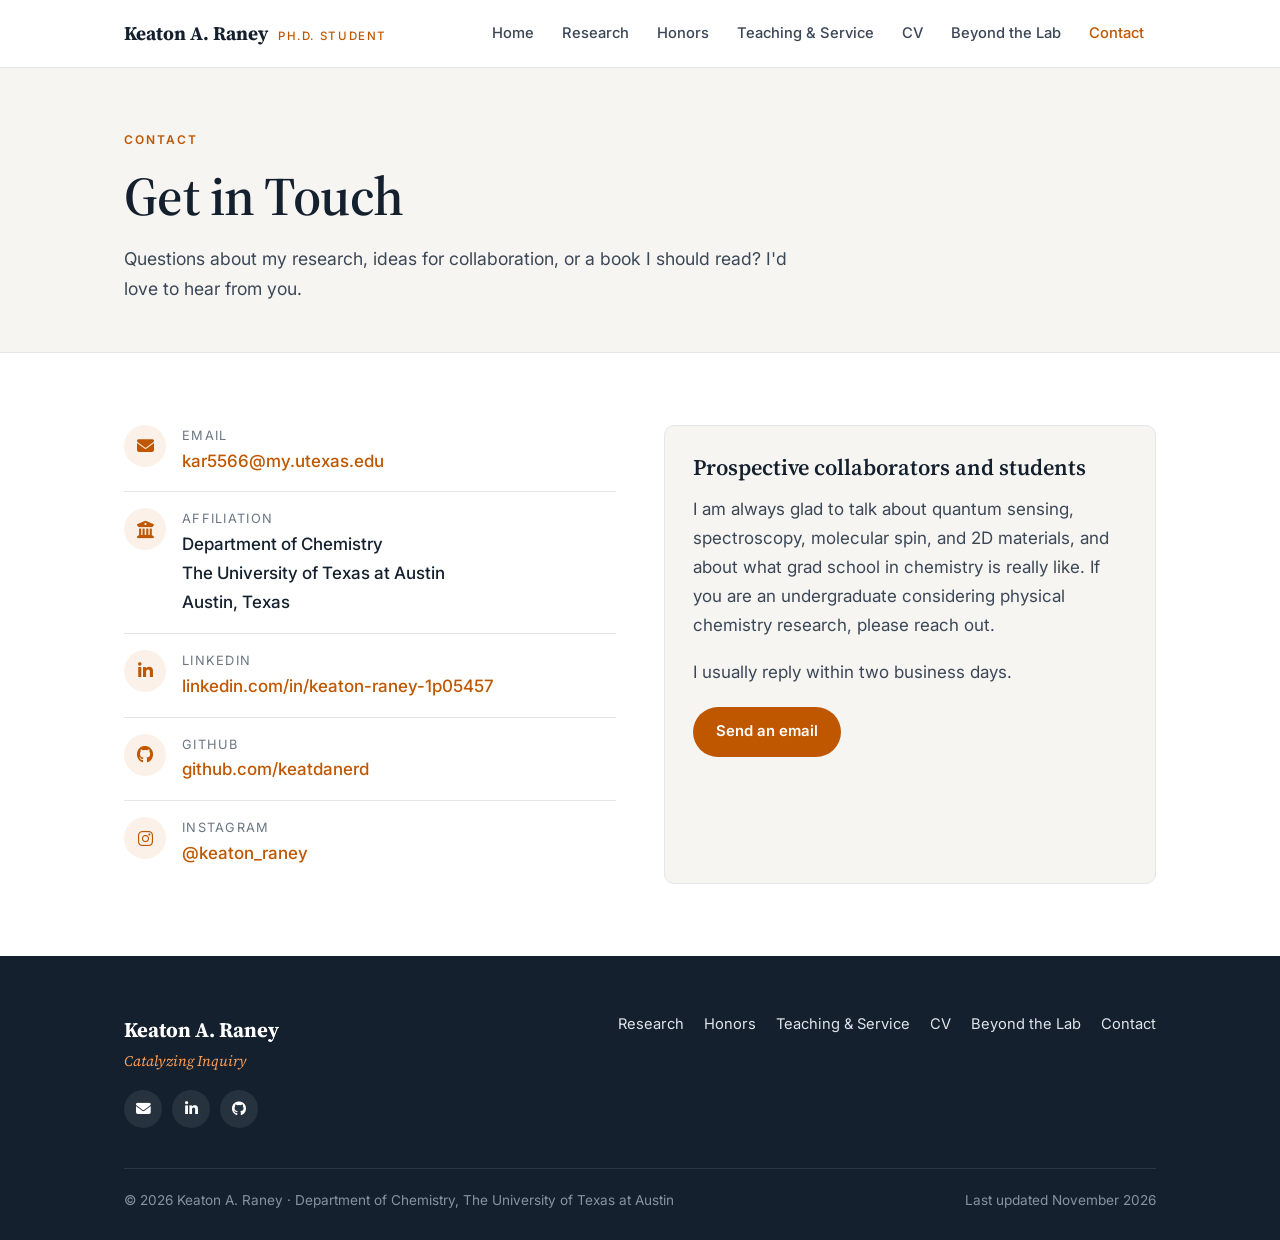
<file: contact.html>
<!DOCTYPE html>
<html lang="en" class="no-js">
<head>
  <meta charset="UTF-8">
  <meta name="viewport" content="width=device-width, initial-scale=1.0">
  <title>Contact | Keaton A. Raney</title>
  <meta name="description" content="Contact Keaton A. Raney, physical chemistry Ph.D. student at The University of Texas at Austin.">
  <meta name="author" content="Keaton A. Raney">
  <meta property="og:title" content="Contact | Keaton A. Raney">
  <meta property="og:description" content="Contact Keaton A. Raney, physical chemistry Ph.D. student at The University of Texas at Austin.">
  <meta property="og:type" content="website">
  <meta property="og:url" content="https://keatonraney.com/contact.html">
  <meta property="og:image" content="https://keatonraney.com/Images/GlassesHeadshot2.png">
  <link rel="canonical" href="https://keatonraney.com/contact.html">
  <link rel="icon" href="favicon.svg" type="image/svg+xml">
  <link rel="preconnect" href="https://fonts.googleapis.com">
  <link rel="preconnect" href="https://fonts.gstatic.com" crossorigin>
  <link rel="stylesheet" href="https://fonts.googleapis.com/css2?family=Inter:wght@400;500;600;700&family=Source+Serif+4:ital,opsz,wght@0,8..60,400;0,8..60,600;0,8..60,700;1,8..60,400;1,8..60,600&display=swap">
  <link rel="stylesheet" href="https://cdnjs.cloudflare.com/ajax/libs/font-awesome/6.4.0/css/all.min.css">
  <link rel="stylesheet" href="assets/css/site.css">
</head>
<body>
  <a class="skip-link" href="#main">Skip to content</a>

  <nav class="site-nav" aria-label="Main">
    <div class="container">
      <a class="brand" href="index.html">Keaton A. Raney <small>Ph.D. Student</small></a>
      <button class="nav-toggle" type="button" aria-label="Open menu" aria-expanded="false" aria-controls="nav-links"><i class="fa-solid fa-bars"></i></button>
      <ul class="nav-links" id="nav-links">
        <li><a href="index.html">Home</a></li>
        <li><a href="research.html">Research</a></li>
        <li><a href="honors.html">Honors</a></li>
        <li><a href="teaching.html">Teaching &amp; Service</a></li>
        <li><a href="cv.html">CV</a></li>
        <li><a href="beyond.html">Beyond the Lab</a></li>
        <li><a href="contact.html" aria-current="page">Contact</a></li>
      </ul>
    </div>
  </nav>

  <main id="main">

  <header class="page-header">
    <div class="container">
      <span class="eyebrow">Contact</span>
      <h1>Get in Touch</h1>
      <p>Questions about my research, ideas for collaboration, or a book I should read? I'd love to hear from you.</p>
    </div>
  </header>

    <section>
      <div class="container">
        <div class="contact-grid">
          <ul class="contact-list reveal">
            <li><span class="icon"><i class="fa-solid fa-envelope"></i></span>
              <div><p class="label">Email</p><p class="value"><a href="#" data-email="kar5566|my.utexas.edu" data-email-show>kar5566 [at] my [dot] utexas [dot] edu</a></p></div></li>
            <li><span class="icon"><i class="fa-solid fa-building-columns"></i></span>
              <div><p class="label">Affiliation</p><p class="value">Department of Chemistry<br>The University of Texas at Austin<br>Austin, Texas</p></div></li>
            <li><span class="icon"><i class="fa-brands fa-linkedin-in"></i></span>
              <div><p class="label">LinkedIn</p><p class="value"><a href="https://www.linkedin.com/in/keaton-raney-1p05457" target="_blank" rel="noopener noreferrer">linkedin.com/in/keaton-raney-1p05457</a></p></div></li>
            <li><span class="icon"><i class="fa-brands fa-github"></i></span>
              <div><p class="label">GitHub</p><p class="value"><a href="https://github.com/keatdanerd" target="_blank" rel="noopener noreferrer">github.com/keatdanerd</a></p></div></li>
            <li><span class="icon"><i class="fa-brands fa-instagram"></i></span>
              <div><p class="label">Instagram</p><p class="value"><a href="https://www.instagram.com/keaton_raney/" target="_blank" rel="noopener noreferrer">@keaton_raney</a></p></div></li>
            <!-- Add Google Scholar and ORCID here once you have profiles, e.g.
            <li><span class="icon"><i class="fa-brands fa-orcid"></i></span>
              <div><p class="label">ORCID</p><p class="value"><a href="https://orcid.org/0000-0000-0000-0000">0000-0000-0000-0000</a></p></div></li>
            -->
          </ul>
          <div class="callout reveal">
            <h2 style="font-size:1.4rem">Prospective collaborators and students</h2>
            <p>I am always glad to talk about quantum sensing, spectroscopy, molecular spin, and 2D materials, and about what grad school in chemistry is really like. If you are an undergraduate considering physical chemistry research, please reach out.</p>
            <p style="margin:0">I usually reply within two business days.</p>
            <div class="btn-row left" style="margin-top:20px">
              <a class="btn btn-primary" href="#" data-email="kar5566|my.utexas.edu">Send an email</a>
            </div>
          </div>
        </div>
      </div>
    </section>

  </main>

  <footer class="site-footer">
    <div class="container">
      <div class="footer-top">
        <div>
          <p class="footer-brand">Keaton A. Raney</p>
          <p>Catalyzing Inquiry</p>
          <div class="social">
            <a href="#" data-email="kar5566|my.utexas.edu" aria-label="Email"><i class="fa-solid fa-envelope"></i></a>
            <a href="https://www.linkedin.com/in/keaton-raney-1p05457" target="_blank" rel="noopener noreferrer" aria-label="LinkedIn"><i class="fa-brands fa-linkedin-in"></i></a>
            <a href="https://github.com/keatdanerd" target="_blank" rel="noopener noreferrer" aria-label="GitHub"><i class="fa-brands fa-github"></i></a>
          </div>
        </div>
        <ul class="footer-links">
          <li><a href="research.html">Research</a></li>
          <li><a href="honors.html">Honors</a></li>
          <li><a href="teaching.html">Teaching &amp; Service</a></li>
          <li><a href="cv.html">CV</a></li>
          <li><a href="beyond.html">Beyond the Lab</a></li>
          <li><a href="contact.html">Contact</a></li>
        </ul>
      </div>
      <div class="footer-bottom">
        <span>&copy; <span data-year>2026</span> Keaton A. Raney &middot; Department of Chemistry, The University of Texas at Austin</span>
        <span>Last updated November 2026</span>
      </div>
    </div>
  </footer>

  <script src="assets/js/site.js"></script>
</body>
</html>
</file>
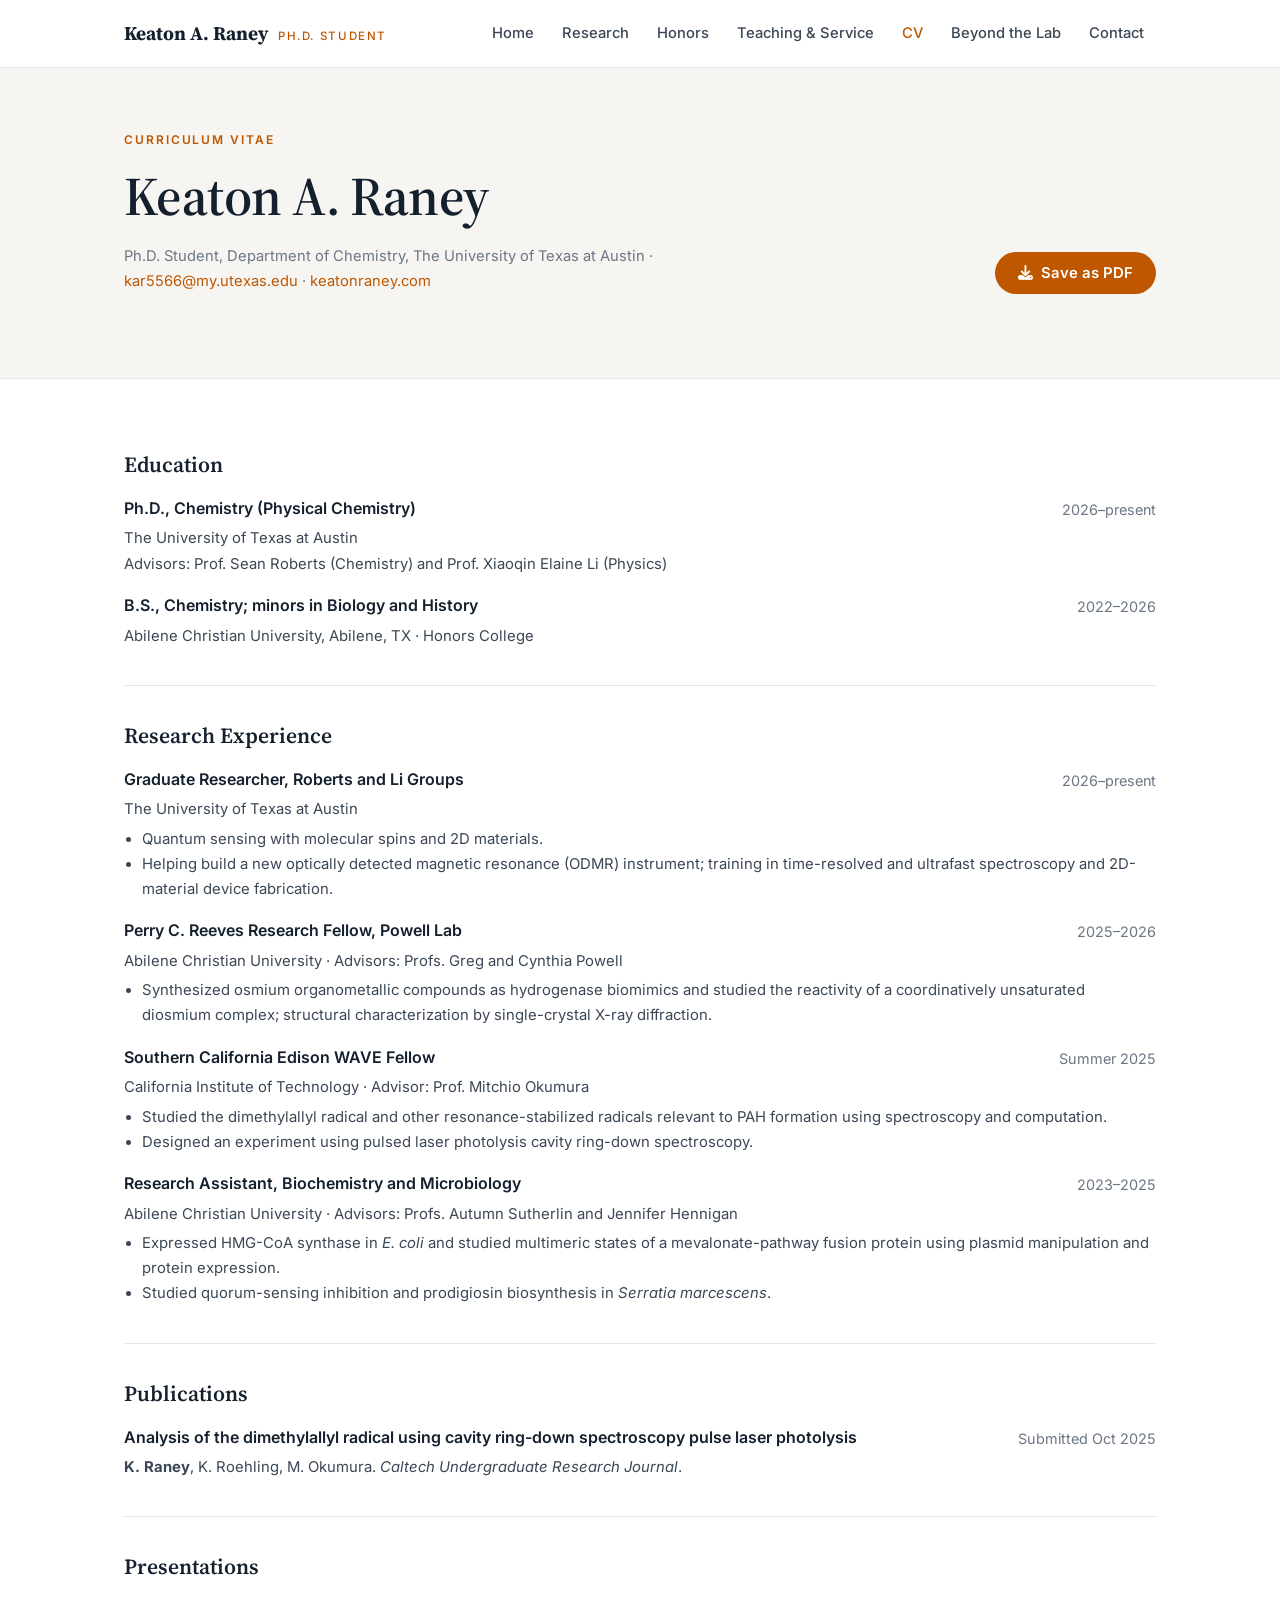
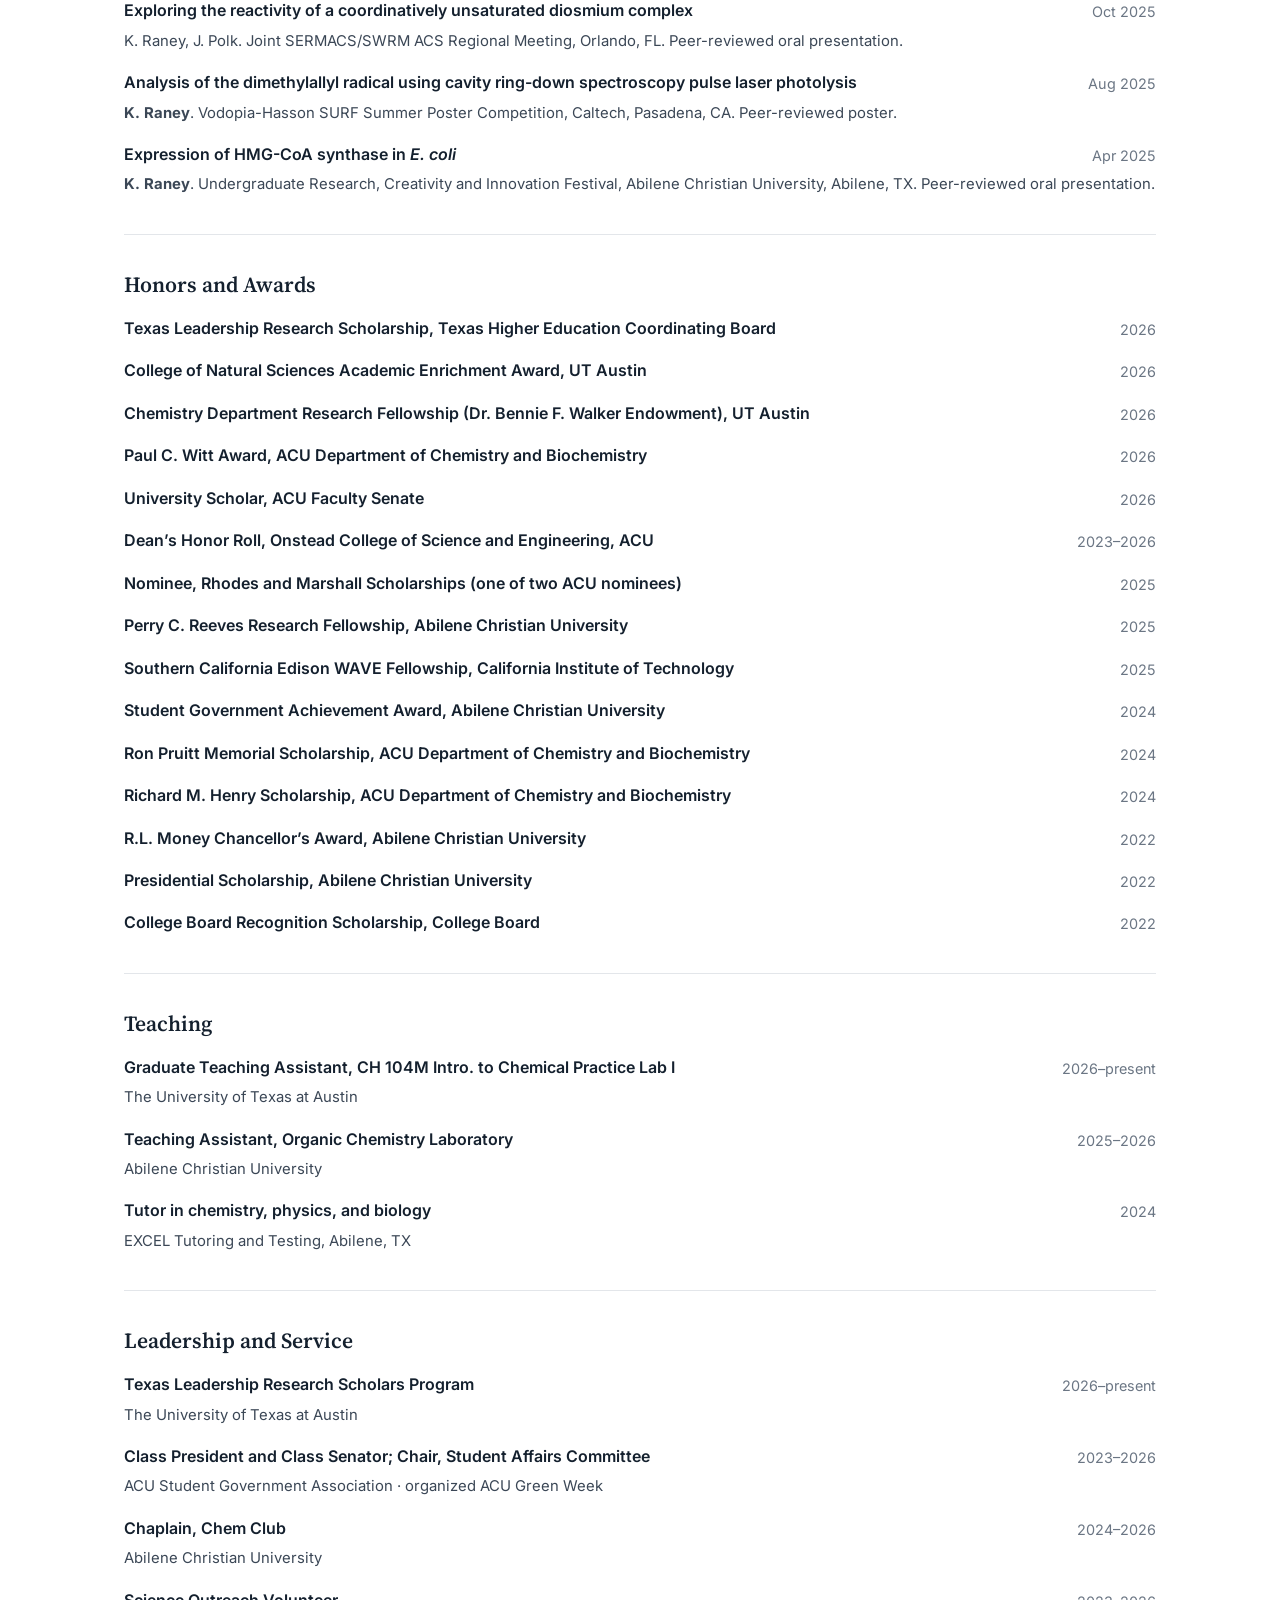
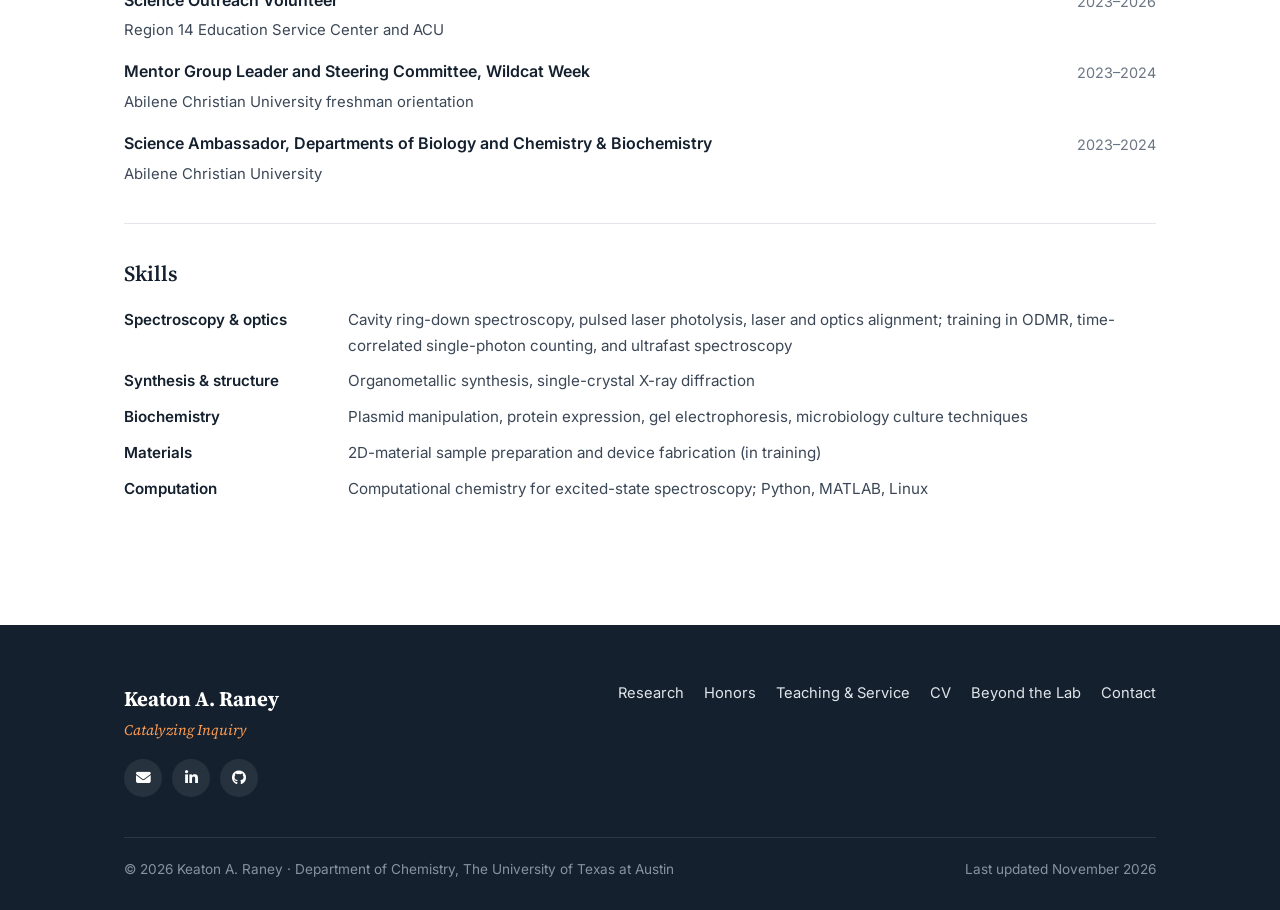
<file: cv.html>
<!DOCTYPE html>
<html lang="en" class="no-js">
<head>
  <meta charset="UTF-8">
  <meta name="viewport" content="width=device-width, initial-scale=1.0">
  <title>CV | Keaton A. Raney</title>
  <meta name="description" content="Curriculum vitae of Keaton A. Raney, physical chemistry Ph.D. student at The University of Texas at Austin.">
  <meta name="author" content="Keaton A. Raney">
  <meta property="og:title" content="CV | Keaton A. Raney">
  <meta property="og:description" content="Curriculum vitae of Keaton A. Raney, physical chemistry Ph.D. student at The University of Texas at Austin.">
  <meta property="og:type" content="website">
  <meta property="og:url" content="https://keatonraney.com/cv.html">
  <meta property="og:image" content="https://keatonraney.com/Images/GlassesHeadshot2.png">
  <link rel="canonical" href="https://keatonraney.com/cv.html">
  <link rel="icon" href="favicon.svg" type="image/svg+xml">
  <link rel="preconnect" href="https://fonts.googleapis.com">
  <link rel="preconnect" href="https://fonts.gstatic.com" crossorigin>
  <link rel="stylesheet" href="https://fonts.googleapis.com/css2?family=Inter:wght@400;500;600;700&family=Source+Serif+4:ital,opsz,wght@0,8..60,400;0,8..60,600;0,8..60,700;1,8..60,400;1,8..60,600&display=swap">
  <link rel="stylesheet" href="https://cdnjs.cloudflare.com/ajax/libs/font-awesome/6.4.0/css/all.min.css">
  <link rel="stylesheet" href="assets/css/site.css">
</head>
<body>
  <a class="skip-link" href="#main">Skip to content</a>

  <nav class="site-nav" aria-label="Main">
    <div class="container">
      <a class="brand" href="index.html">Keaton A. Raney <small>Ph.D. Student</small></a>
      <button class="nav-toggle" type="button" aria-label="Open menu" aria-expanded="false" aria-controls="nav-links"><i class="fa-solid fa-bars"></i></button>
      <ul class="nav-links" id="nav-links">
        <li><a href="index.html">Home</a></li>
        <li><a href="research.html">Research</a></li>
        <li><a href="honors.html">Honors</a></li>
        <li><a href="teaching.html">Teaching &amp; Service</a></li>
        <li><a href="cv.html" aria-current="page">CV</a></li>
        <li><a href="beyond.html">Beyond the Lab</a></li>
        <li><a href="contact.html">Contact</a></li>
      </ul>
    </div>
  </nav>

  <main id="main">

  <header class="page-header">
    <div class="container cv-header">
      <div>
        <span class="eyebrow">Curriculum Vitae</span>
        <h1>Keaton A. Raney</h1>
        <p class="contact-line">Ph.D. Student, Department of Chemistry, The University of Texas at Austin &middot; <a href="#" data-email="kar5566|my.utexas.edu" data-email-show>kar5566 [at] my [dot] utexas [dot] edu</a> &middot; <a href="https://keatonraney.com">keatonraney.com</a></p>
      </div>
      <div class="btn-row left no-print">
        <button class="btn btn-primary" type="button" data-print><i class="fa-solid fa-download"></i> Save as PDF</button>
      </div>
    </div>
  </header>

    <section>
      <div class="container">
        <div class="cv-section">
          <h2>Education</h2>
          <div class="cv-item"><h3>Ph.D., Chemistry (Physical Chemistry)</h3><span class="when">2026&ndash;present</span>
            <div class="detail">The University of Texas at Austin<br>Advisors: Prof. Sean Roberts (Chemistry) and Prof. Xiaoqin Elaine Li (Physics)</div></div>
          <div class="cv-item"><h3>B.S., Chemistry; minors in Biology and History</h3><span class="when">2022&ndash;2026</span>
            <div class="detail">Abilene Christian University, Abilene, TX &middot; Honors College</div></div>
        </div>

        <div class="cv-section">
          <h2>Research Experience</h2>
          <div class="cv-item"><h3>Graduate Researcher, Roberts and Li Groups</h3><span class="when">2026&ndash;present</span>
            <div class="detail">The University of Texas at Austin
              <ul><li>Quantum sensing with molecular spins and 2D materials.</li>
                  <li>Helping build a new optically detected magnetic resonance (ODMR) instrument; training in time-resolved and ultrafast spectroscopy and 2D-material device fabrication.</li></ul></div></div>
          <div class="cv-item"><h3>Perry C. Reeves Research Fellow, Powell Lab</h3><span class="when">2025&ndash;2026</span>
            <div class="detail">Abilene Christian University &middot; Advisors: Profs. Greg and Cynthia Powell
              <ul><li>Synthesized osmium organometallic compounds as hydrogenase biomimics and studied the reactivity of a coordinatively unsaturated diosmium complex; structural characterization by single-crystal X-ray diffraction.</li></ul></div></div>
          <div class="cv-item"><h3>Southern California Edison WAVE Fellow</h3><span class="when">Summer 2025</span>
            <div class="detail">California Institute of Technology &middot; Advisor: Prof. Mitchio Okumura
              <ul><li>Studied the dimethylallyl radical and other resonance-stabilized radicals relevant to PAH formation using spectroscopy and computation.</li>
                  <li>Designed an experiment using pulsed laser photolysis cavity ring-down spectroscopy.</li></ul></div></div>
          <div class="cv-item"><h3>Research Assistant, Biochemistry and Microbiology</h3><span class="when">2023&ndash;2025</span>
            <div class="detail">Abilene Christian University &middot; Advisors: Profs. Autumn Sutherlin and Jennifer Hennigan
              <ul><li>Expressed HMG-CoA synthase in <em>E. coli</em> and studied multimeric states of a mevalonate-pathway fusion protein using plasmid manipulation and protein expression.</li>
                  <li>Studied quorum-sensing inhibition and prodigiosin biosynthesis in <em>Serratia marcescens</em>.</li></ul></div></div>
        </div>

        <div class="cv-section">
          <h2>Publications</h2>
          <div class="cv-item"><h3>Analysis of the dimethylallyl radical using cavity ring-down spectroscopy pulse laser photolysis</h3><span class="when">Submitted Oct 2025</span>
            <div class="detail"><strong>K. Raney</strong>, K. Roehling, M. Okumura. <em>Caltech Undergraduate Research Journal</em>.</div></div>
        </div>

        <div class="cv-section">
          <h2>Presentations</h2>
          <div class="cv-item"><h3>Exploring the reactivity of a coordinatively unsaturated diosmium complex</h3><span class="when">Oct 2025</span>
            <div class="detail">K. Raney, J. Polk. Joint SERMACS/SWRM ACS Regional Meeting, Orlando, FL. Peer-reviewed oral presentation.</div></div>
          <div class="cv-item"><h3>Analysis of the dimethylallyl radical using cavity ring-down spectroscopy pulse laser photolysis</h3><span class="when">Aug 2025</span>
            <div class="detail"><strong>K. Raney</strong>. Vodopia-Hasson SURF Summer Poster Competition, Caltech, Pasadena, CA. Peer-reviewed poster.</div></div>
          <div class="cv-item"><h3>Expression of HMG-CoA synthase in <em>E. coli</em></h3><span class="when">Apr 2025</span>
            <div class="detail"><strong>K. Raney</strong>. Undergraduate Research, Creativity and Innovation Festival, Abilene Christian University, Abilene, TX. Peer-reviewed oral presentation.</div></div>
        </div>

        <div class="cv-section">
          <h2>Honors and Awards</h2>
          <div class="cv-item"><h3>Texas Leadership Research Scholarship, Texas Higher Education Coordinating Board</h3><span class="when">2026</span></div>
          <div class="cv-item"><h3>College of Natural Sciences Academic Enrichment Award, UT Austin</h3><span class="when">2026</span></div>
          <div class="cv-item"><h3>Chemistry Department Research Fellowship (Dr. Bennie F. Walker Endowment), UT Austin</h3><span class="when">2026</span></div>
          <div class="cv-item"><h3>Paul C. Witt Award, ACU Department of Chemistry and Biochemistry</h3><span class="when">2026</span></div>
          <div class="cv-item"><h3>University Scholar, ACU Faculty Senate</h3><span class="when">2026</span></div>
          <div class="cv-item"><h3>Dean&rsquo;s Honor Roll, Onstead College of Science and Engineering, ACU</h3><span class="when">2023&ndash;2026</span></div>
          <div class="cv-item"><h3>Nominee, Rhodes and Marshall Scholarships (one of two ACU nominees)</h3><span class="when">2025</span></div>
          <div class="cv-item"><h3>Perry C. Reeves Research Fellowship, Abilene Christian University</h3><span class="when">2025</span></div>
          <div class="cv-item"><h3>Southern California Edison WAVE Fellowship, California Institute of Technology</h3><span class="when">2025</span></div>
          <div class="cv-item"><h3>Student Government Achievement Award, Abilene Christian University</h3><span class="when">2024</span></div>
          <div class="cv-item"><h3>Ron Pruitt Memorial Scholarship, ACU Department of Chemistry and Biochemistry</h3><span class="when">2024</span></div>
          <div class="cv-item"><h3>Richard M. Henry Scholarship, ACU Department of Chemistry and Biochemistry</h3><span class="when">2024</span></div>
          <div class="cv-item"><h3>R.L. Money Chancellor&rsquo;s Award, Abilene Christian University</h3><span class="when">2022</span></div>
          <div class="cv-item"><h3>Presidential Scholarship, Abilene Christian University</h3><span class="when">2022</span></div>
          <div class="cv-item"><h3>College Board Recognition Scholarship, College Board</h3><span class="when">2022</span></div>
        </div>

        <div class="cv-section">
          <h2>Teaching</h2>
          <div class="cv-item"><h3>Graduate Teaching Assistant, CH 104M Intro. to Chemical Practice Lab I</h3><span class="when">2026&ndash;present</span>
            <div class="detail">The University of Texas at Austin</div></div>
          <div class="cv-item"><h3>Teaching Assistant, Organic Chemistry Laboratory</h3><span class="when">2025&ndash;2026</span>
            <div class="detail">Abilene Christian University</div></div>
          <div class="cv-item"><h3>Tutor in chemistry, physics, and biology</h3><span class="when">2024</span>
            <div class="detail">EXCEL Tutoring and Testing, Abilene, TX</div></div>
        </div>

        <div class="cv-section">
          <h2>Leadership and Service</h2>
          <div class="cv-item"><h3>Texas Leadership Research Scholars Program</h3><span class="when">2026&ndash;present</span>
            <div class="detail">The University of Texas at Austin</div></div>
          <div class="cv-item"><h3>Class President and Class Senator; Chair, Student Affairs Committee</h3><span class="when">2023&ndash;2026</span>
            <div class="detail">ACU Student Government Association &middot; organized ACU Green Week</div></div>
          <div class="cv-item"><h3>Chaplain, Chem Club</h3><span class="when">2024&ndash;2026</span>
            <div class="detail">Abilene Christian University</div></div>
          <div class="cv-item"><h3>Science Outreach Volunteer</h3><span class="when">2023&ndash;2026</span>
             <div class="detail">Region 14 Education Service Center and ACU</div></div>
          <div class="cv-item"><h3>Mentor Group Leader and Steering Committee, Wildcat Week</h3><span class="when">2023&ndash;2024</span>
            <div class="detail">Abilene Christian University freshman orientation</div></div>
          <div class="cv-item"><h3>Science Ambassador, Departments of Biology and Chemistry &amp; Biochemistry</h3><span class="when">2023&ndash;2024</span>
            <div class="detail">Abilene Christian University</div></div>
        </div>

        <div class="cv-section">
          <h2>Skills</h2>
          <dl class="skills-grid">
            <dt>Spectroscopy &amp; optics</dt><dd>Cavity ring-down spectroscopy, pulsed laser photolysis, laser and optics alignment; training in ODMR, time-correlated single-photon counting, and ultrafast spectroscopy</dd>
            <dt>Synthesis &amp; structure</dt><dd>Organometallic synthesis, single-crystal X-ray diffraction</dd>
            <dt>Biochemistry</dt><dd>Plasmid manipulation, protein expression, gel electrophoresis, microbiology culture techniques</dd>
            <dt>Materials</dt><dd>2D-material sample preparation and device fabrication (in training)</dd>
            <dt>Computation</dt><dd>Computational chemistry for excited-state spectroscopy; Python, MATLAB, Linux</dd>
          </dl>
        </div>
      </div>
    </section>

  </main>

  <footer class="site-footer">
    <div class="container">
      <div class="footer-top">
        <div>
          <p class="footer-brand">Keaton A. Raney</p>
          <p>Catalyzing Inquiry</p>
          <div class="social">
            <a href="#" data-email="kar5566|my.utexas.edu" aria-label="Email"><i class="fa-solid fa-envelope"></i></a>
            <a href="https://www.linkedin.com/in/keaton-raney-1p05457" target="_blank" rel="noopener noreferrer" aria-label="LinkedIn"><i class="fa-brands fa-linkedin-in"></i></a>
            <a href="https://github.com/keatdanerd" target="_blank" rel="noopener noreferrer" aria-label="GitHub"><i class="fa-brands fa-github"></i></a>
          </div>
        </div>
        <ul class="footer-links">
          <li><a href="research.html">Research</a></li>
          <li><a href="honors.html">Honors</a></li>
          <li><a href="teaching.html">Teaching &amp; Service</a></li>
          <li><a href="cv.html">CV</a></li>
          <li><a href="beyond.html">Beyond the Lab</a></li>
          <li><a href="contact.html">Contact</a></li>
        </ul>
      </div>
      <div class="footer-bottom">
        <span>&copy; <span data-year>2026</span> Keaton A. Raney &middot; Department of Chemistry, The University of Texas at Austin</span>
        <span>Last updated November 2026</span>
      </div>
    </div>
  </footer>

  <script src="assets/js/site.js"></script>
</body>
</html>
</file>
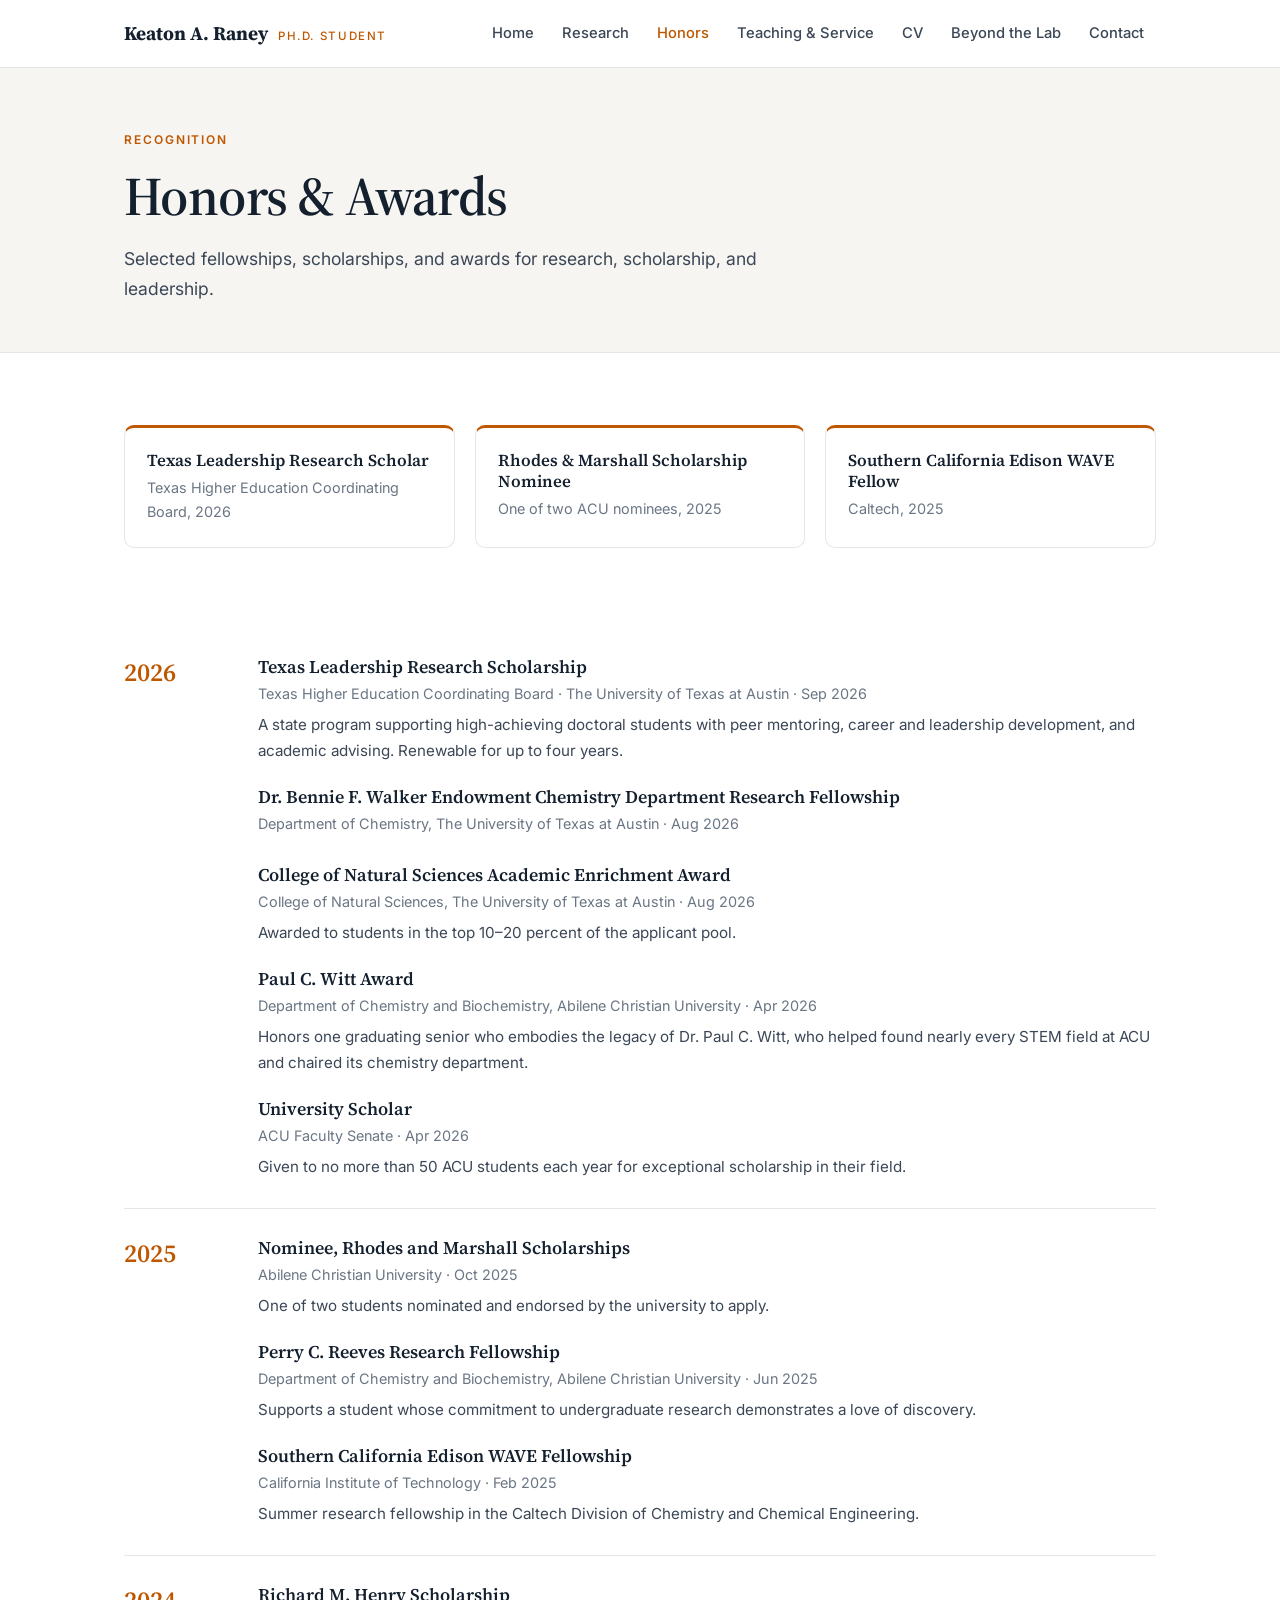
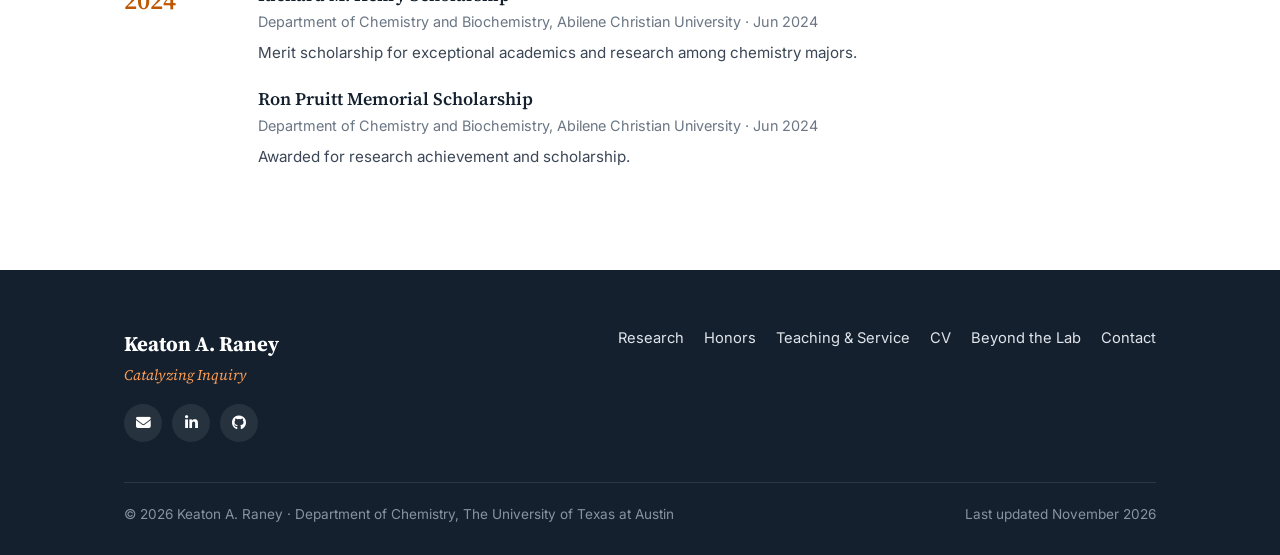
<file: honors.html>
<!DOCTYPE html>
<html lang="en" class="no-js">
<head>
  <meta charset="UTF-8">
  <meta name="viewport" content="width=device-width, initial-scale=1.0">
  <title>Honors & Awards | Keaton A. Raney</title>
  <meta name="description" content="Honors and awards received by Keaton A. Raney, including the Texas Leadership Research Scholarship, Caltech WAVE Fellowship, and Rhodes and Marshall Scholarship nomination.">
  <meta name="author" content="Keaton A. Raney">
  <meta property="og:title" content="Honors & Awards | Keaton A. Raney">
  <meta property="og:description" content="Honors and awards received by Keaton A. Raney, including the Texas Leadership Research Scholarship, Caltech WAVE Fellowship, and Rhodes and Marshall Scholarship nomination.">
  <meta property="og:type" content="website">
  <meta property="og:url" content="https://keatonraney.com/honors.html">
  <meta property="og:image" content="https://keatonraney.com/Images/GlassesHeadshot2.png">
  <link rel="canonical" href="https://keatonraney.com/honors.html">
  <link rel="icon" href="favicon.svg" type="image/svg+xml">
  <link rel="preconnect" href="https://fonts.googleapis.com">
  <link rel="preconnect" href="https://fonts.gstatic.com" crossorigin>
  <link rel="stylesheet" href="https://fonts.googleapis.com/css2?family=Inter:wght@400;500;600;700&family=Source+Serif+4:ital,opsz,wght@0,8..60,400;0,8..60,600;0,8..60,700;1,8..60,400;1,8..60,600&display=swap">
  <link rel="stylesheet" href="https://cdnjs.cloudflare.com/ajax/libs/font-awesome/6.4.0/css/all.min.css">
  <link rel="stylesheet" href="assets/css/site.css">
</head>
<body>
  <a class="skip-link" href="#main">Skip to content</a>

  <nav class="site-nav" aria-label="Main">
    <div class="container">
      <a class="brand" href="index.html">Keaton A. Raney <small>Ph.D. Student</small></a>
      <button class="nav-toggle" type="button" aria-label="Open menu" aria-expanded="false" aria-controls="nav-links"><i class="fa-solid fa-bars"></i></button>
      <ul class="nav-links" id="nav-links">
        <li><a href="index.html">Home</a></li>
        <li><a href="research.html">Research</a></li>
        <li><a href="honors.html" aria-current="page">Honors</a></li>
        <li><a href="teaching.html">Teaching &amp; Service</a></li>
        <li><a href="cv.html">CV</a></li>
        <li><a href="beyond.html">Beyond the Lab</a></li>
        <li><a href="contact.html">Contact</a></li>
      </ul>
    </div>
  </nav>

  <main id="main">

  <header class="page-header">
    <div class="container">
      <span class="eyebrow">Recognition</span>
      <h1>Honors &amp; Awards</h1>
      <p>Selected fellowships, scholarships, and awards for research, scholarship, and leadership.</p>
    </div>
  </header>

    <section>
      <div class="container">
        <div class="highlights reveal">
          <div class="highlight"><h3>Texas Leadership Research Scholar</h3><p>Texas Higher Education Coordinating Board, 2026</p></div>
          <div class="highlight"><h3>Rhodes &amp; Marshall Scholarship Nominee</h3><p>One of two ACU nominees, 2025</p></div>
          <div class="highlight"><h3>Southern California Edison WAVE Fellow</h3><p>Caltech, 2025</p></div>
        </div>
      </div>
    </section>

    <section style="padding-top:0">
      <div class="container">
        <div class="year-group reveal">
          <h2>2026</h2>
          <ul class="entries">
            <li class="entry"><h3>Texas Leadership Research Scholarship</h3><div class="issuer">Texas Higher Education Coordinating Board &middot; The University of Texas at Austin &middot; Sep 2026</div><p>A state program supporting high-achieving doctoral students with peer mentoring, career and leadership development, and academic advising. Renewable for up to four years.</p></li>
            <li class="entry"><h3>Dr. Bennie F. Walker Endowment Chemistry Department Research Fellowship</h3><div class="issuer">Department of Chemistry, The University of Texas at Austin &middot; Aug 2026</div></li>
            <li class="entry"><h3>College of Natural Sciences Academic Enrichment Award</h3><div class="issuer">College of Natural Sciences, The University of Texas at Austin &middot; Aug 2026</div><p>Awarded to students in the top 10&ndash;20 percent of the applicant pool.</p></li>
            <li class="entry"><h3>Paul C. Witt Award</h3><div class="issuer">Department of Chemistry and Biochemistry, Abilene Christian University &middot; Apr 2026</div><p>Honors one graduating senior who embodies the legacy of Dr. Paul C. Witt, who helped found nearly every STEM field at ACU and chaired its chemistry department.</p></li>
            <li class="entry"><h3>University Scholar</h3><div class="issuer">ACU Faculty Senate &middot; Apr 2026</div><p>Given to no more than 50 ACU students each year for exceptional scholarship in their field.</p></li>
          </ul>
        </div>
        <div class="year-group reveal">
          <h2>2025</h2>
          <ul class="entries">
            <li class="entry"><h3>Nominee, Rhodes and Marshall Scholarships</h3><div class="issuer">Abilene Christian University &middot; Oct 2025</div><p>One of two students nominated and endorsed by the university to apply.</p></li>
            <li class="entry"><h3>Perry C. Reeves Research Fellowship</h3><div class="issuer">Department of Chemistry and Biochemistry, Abilene Christian University &middot; Jun 2025</div><p>Supports a student whose commitment to undergraduate research demonstrates a love of discovery.</p></li>
            <li class="entry"><h3>Southern California Edison WAVE Fellowship</h3><div class="issuer">California Institute of Technology &middot; Feb 2025</div><p>Summer research fellowship in the Caltech Division of Chemistry and Chemical Engineering.</p></li>
          </ul>
        </div>
        <div class="year-group reveal">
          <h2>2024</h2>
          <ul class="entries">
            <li class="entry"><h3>Richard M. Henry Scholarship</h3><div class="issuer">Department of Chemistry and Biochemistry, Abilene Christian University &middot; Jun 2024</div><p>Merit scholarship for exceptional academics and research among chemistry majors.</p></li>
            <li class="entry"><h3>Ron Pruitt Memorial Scholarship</h3><div class="issuer">Department of Chemistry and Biochemistry, Abilene Christian University &middot; Jun 2024</div><p>Awarded for research achievement and scholarship.</p></li>
          </ul>
        </div>
      </div>
    </section>

  </main>

  <footer class="site-footer">
    <div class="container">
      <div class="footer-top">
        <div>
          <p class="footer-brand">Keaton A. Raney</p>
          <p>Catalyzing Inquiry</p>
          <div class="social">
            <a href="#" data-email="kar5566|my.utexas.edu" aria-label="Email"><i class="fa-solid fa-envelope"></i></a>
            <a href="https://www.linkedin.com/in/keaton-raney-1p05457" target="_blank" rel="noopener noreferrer" aria-label="LinkedIn"><i class="fa-brands fa-linkedin-in"></i></a>
            <a href="https://github.com/keatdanerd" target="_blank" rel="noopener noreferrer" aria-label="GitHub"><i class="fa-brands fa-github"></i></a>
          </div>
        </div>
        <ul class="footer-links">
          <li><a href="research.html">Research</a></li>
          <li><a href="honors.html">Honors</a></li>
          <li><a href="teaching.html">Teaching &amp; Service</a></li>
          <li><a href="cv.html">CV</a></li>
          <li><a href="beyond.html">Beyond the Lab</a></li>
          <li><a href="contact.html">Contact</a></li>
        </ul>
      </div>
      <div class="footer-bottom">
        <span>&copy; <span data-year>2026</span> Keaton A. Raney &middot; Department of Chemistry, The University of Texas at Austin</span>
        <span>Last updated November 2026</span>
      </div>
    </div>
  </footer>

  <script src="assets/js/site.js"></script>
</body>
</html>
</file>
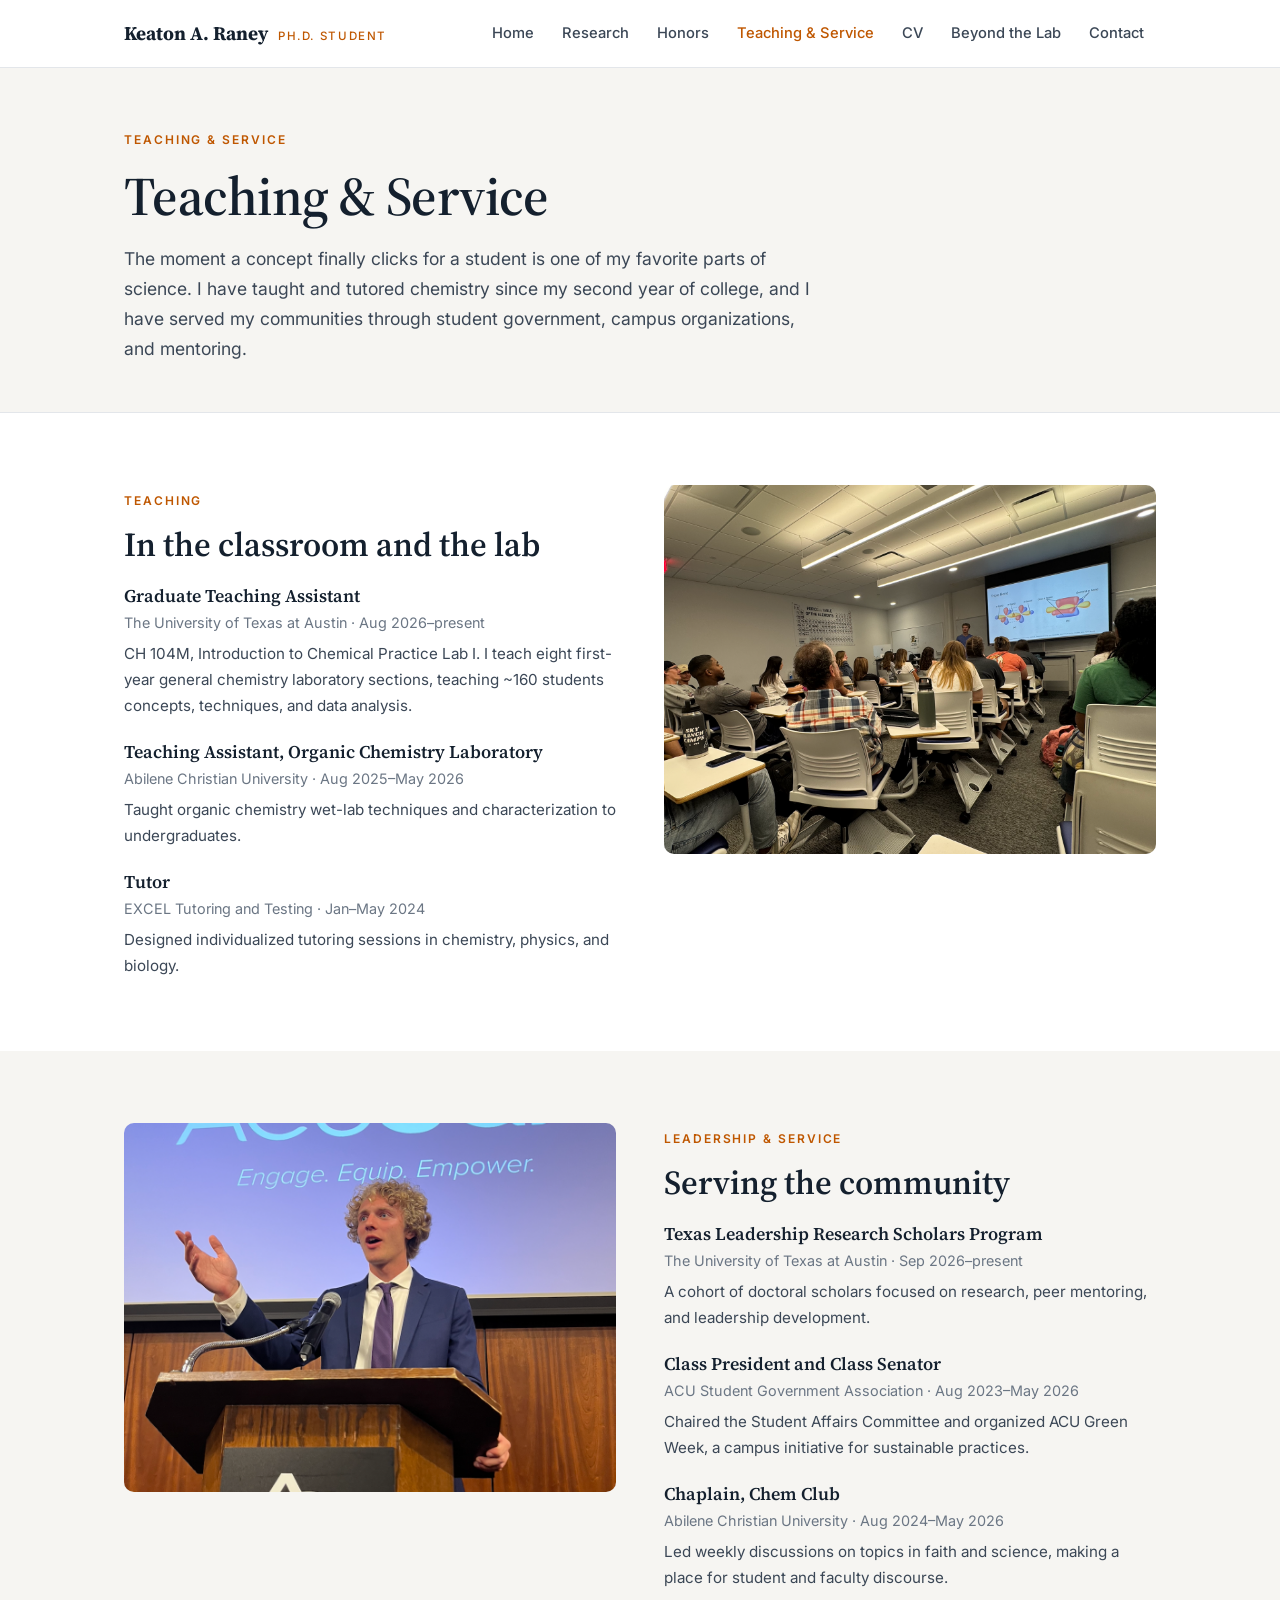
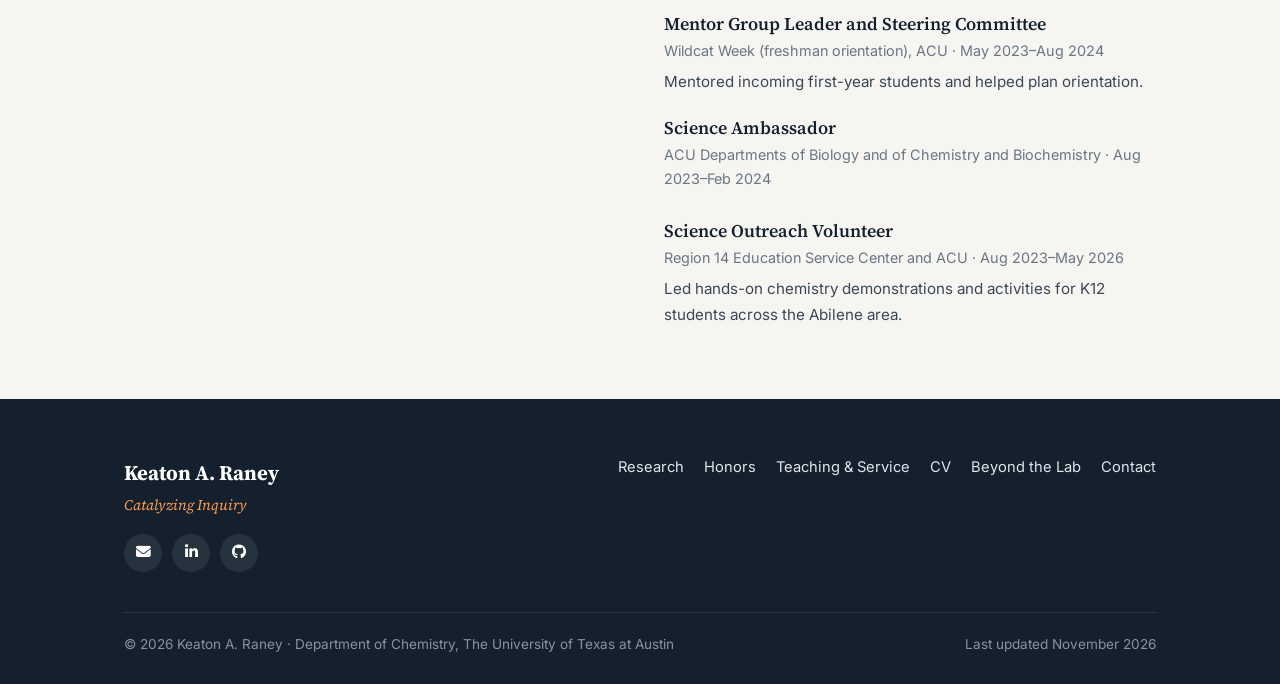
<file: teaching.html>
<!DOCTYPE html>
<html lang="en" class="no-js">
<head>
  <meta charset="UTF-8">
  <meta name="viewport" content="width=device-width, initial-scale=1.0">
  <title>Teaching & Service | Keaton A. Raney</title>
  <meta name="description" content="Teaching, mentoring, and leadership by Keaton A. Raney: chemistry lab teaching at UT Austin and ACU, tutoring, student government, and service.">
  <meta name="author" content="Keaton A. Raney">
  <meta property="og:title" content="Teaching & Service | Keaton A. Raney">
  <meta property="og:description" content="Teaching, mentoring, and leadership by Keaton A. Raney: chemistry lab teaching at UT Austin and ACU, tutoring, student government, and service.">
  <meta property="og:type" content="website">
  <meta property="og:url" content="https://keatonraney.com/teaching.html">
  <meta property="og:image" content="https://keatonraney.com/Images/GlassesHeadshot2.png">
  <link rel="canonical" href="https://keatonraney.com/teaching.html">
  <link rel="icon" href="favicon.svg" type="image/svg+xml">
  <link rel="preconnect" href="https://fonts.googleapis.com">
  <link rel="preconnect" href="https://fonts.gstatic.com" crossorigin>
  <link rel="stylesheet" href="https://fonts.googleapis.com/css2?family=Inter:wght@400;500;600;700&family=Source+Serif+4:ital,opsz,wght@0,8..60,400;0,8..60,600;0,8..60,700;1,8..60,400;1,8..60,600&display=swap">
  <link rel="stylesheet" href="https://cdnjs.cloudflare.com/ajax/libs/font-awesome/6.4.0/css/all.min.css">
  <link rel="stylesheet" href="assets/css/site.css">
</head>
<body>
  <a class="skip-link" href="#main">Skip to content</a>

  <nav class="site-nav" aria-label="Main">
    <div class="container">
      <a class="brand" href="index.html">Keaton A. Raney <small>Ph.D. Student</small></a>
      <button class="nav-toggle" type="button" aria-label="Open menu" aria-expanded="false" aria-controls="nav-links"><i class="fa-solid fa-bars"></i></button>
      <ul class="nav-links" id="nav-links">
        <li><a href="index.html">Home</a></li>
        <li><a href="research.html">Research</a></li>
        <li><a href="honors.html">Honors</a></li>
        <li><a href="teaching.html" aria-current="page">Teaching &amp; Service</a></li>
        <li><a href="cv.html">CV</a></li>
        <li><a href="beyond.html">Beyond the Lab</a></li>
        <li><a href="contact.html">Contact</a></li>
      </ul>
    </div>
  </nav>

  <main id="main">

  <header class="page-header">
    <div class="container">
      <span class="eyebrow">Teaching &amp; Service</span>
      <h1>Teaching &amp; Service</h1>
      <p>The moment a concept finally clicks for a student is one of my favorite parts of science. I have taught and tutored chemistry since my second year of college, and I have served my communities through student government, campus organizations, and mentoring.</p>
    </div>
  </header>

    <section>
      <div class="container">
        <div class="grid grid-2" style="align-items:start;gap:48px">
          <div class="reveal">
            <span class="eyebrow">Teaching</span>
            <h2>In the classroom and the lab</h2>
            <ul class="entries" style="margin-top:20px">
              <li class="entry"><h3>Graduate Teaching Assistant</h3><div class="issuer">The University of Texas at Austin &middot; Aug 2026&ndash;present</div>
                <p>CH 104M, Introduction to Chemical Practice Lab I. I teach eight first-year general chemistry laboratory sections, teaching ~160 students concepts, techniques, and data analysis.</p></li>
              <li class="entry"><h3>Teaching Assistant, Organic Chemistry Laboratory</h3><div class="issuer">Abilene Christian University &middot; Aug 2025&ndash;May 2026</div>
                <p>Taught organic chemistry wet-lab techniques and characterization to undergraduates.</p></li>
              <li class="entry"><h3>Tutor</h3><div class="issuer">EXCEL Tutoring and Testing &middot; Jan&ndash;May 2024</div>
                <p>Designed individualized tutoring sessions in chemistry, physics, and biology.</p></li>
            </ul>
          </div>
          <figure class="reveal" style="margin:0">
            <img src="Images/teachingpic.png" alt="Keaton Raney teaching in a chemistry lab" loading="lazy" style="width:100%;aspect-ratio:4/3;object-fit:cover;border-radius:var(--radius);background:var(--paper-alt)">
          </figure>
        </div>
      </div>
    </section>

    <section class="section-alt">
      <div class="container">
        <div class="grid grid-2" style="align-items:start;gap:48px">
          <figure class="reveal" style="margin:0">
            <img src="Images/SGApic.png" alt="Keaton Raney with ACU Student Government" loading="lazy" style="width:100%;aspect-ratio:4/3;object-fit:cover;border-radius:var(--radius);background:var(--paper)">
          </figure>
          <div class="reveal">
            <span class="eyebrow">Leadership &amp; Service</span>
            <h2>Serving the community</h2>
            <ul class="entries" style="margin-top:20px">
              <li class="entry"><h3>Texas Leadership Research Scholars Program</h3><div class="issuer">The University of Texas at Austin &middot; Sep 2026&ndash;present</div>
                <p>A cohort of doctoral scholars focused on research, peer mentoring, and leadership development.</p></li>
              <li class="entry"><h3>Class President and Class Senator</h3><div class="issuer">ACU Student Government Association &middot; Aug 2023&ndash;May 2026</div>
                <p>Chaired the Student Affairs Committee and organized ACU Green Week, a campus initiative for sustainable practices.</p></li>
              <li class="entry"><h3>Chaplain, Chem Club</h3><div class="issuer">Abilene Christian University &middot; Aug 2024&ndash;May 2026</div>
                <p>Led weekly discussions on topics in faith and science, making a place for student and faculty discourse.</p></li>
              <li class="entry"><h3>Mentor Group Leader and Steering Committee</h3><div class="issuer">Wildcat Week (freshman orientation), ACU &middot; May 2023&ndash;Aug 2024</div>
                <p>Mentored incoming first-year students and helped plan orientation.</p></li>
              <li class="entry"><h3>Science Ambassador</h3><div class="issuer">ACU Departments of Biology and of Chemistry and Biochemistry &middot; Aug 2023&ndash;Feb 2024</div></li>
              <li class="entry"><h3>Science Outreach Volunteer</h3><div class="issuer">Region 14 Education Service Center and ACU &middot; Aug 2023&ndash;May 2026</div>
               <p>Led hands-on chemistry demonstrations and activities for K12 students across the Abilene area.</p></li>
            </ul>
          </div>
        </div>
      </div>
    </section>

  </main>

  <footer class="site-footer">
    <div class="container">
      <div class="footer-top">
        <div>
          <p class="footer-brand">Keaton A. Raney</p>
          <p>Catalyzing Inquiry</p>
          <div class="social">
            <a href="#" data-email="kar5566|my.utexas.edu" aria-label="Email"><i class="fa-solid fa-envelope"></i></a>
            <a href="https://www.linkedin.com/in/keaton-raney-1p05457" target="_blank" rel="noopener noreferrer" aria-label="LinkedIn"><i class="fa-brands fa-linkedin-in"></i></a>
            <a href="https://github.com/keatdanerd" target="_blank" rel="noopener noreferrer" aria-label="GitHub"><i class="fa-brands fa-github"></i></a>
          </div>
        </div>
        <ul class="footer-links">
          <li><a href="research.html">Research</a></li>
          <li><a href="honors.html">Honors</a></li>
          <li><a href="teaching.html">Teaching &amp; Service</a></li>
          <li><a href="cv.html">CV</a></li>
          <li><a href="beyond.html">Beyond the Lab</a></li>
          <li><a href="contact.html">Contact</a></li>
        </ul>
      </div>
      <div class="footer-bottom">
        <span>&copy; <span data-year>2026</span> Keaton A. Raney &middot; Department of Chemistry, The University of Texas at Austin</span>
        <span>Last updated November 2026</span>
      </div>
    </div>
  </footer>

  <script src="assets/js/site.js"></script>
</body>
</html>
</file>
<file: assets/css/site.css>
/* ==========================================================================
   keatonraney.com — site styles
   Palette: ink navy + UT burnt orange accent. Serif headings, sans body.
   ========================================================================== */

:root {
  --ink: #14202e;          /* primary text / dark surfaces */
  --ink-soft: #3b4756;     /* body text */
  --muted: #6b7684;        /* meta text */
  --line: #e3e6ea;         /* hairlines */
  --paper: #ffffff;
  --paper-alt: #f6f5f2;    /* warm off-white section background */
  --accent: #bf5700;       /* UT burnt orange */
  --accent-dark: #9a4600;
  --accent-tint: #fbf1e9;
  --radius: 10px;
  --maxw: 1080px;
  --nav-h: 68px;
  --serif: "Source Serif 4", Georgia, "Times New Roman", serif;
  --sans: "Inter", system-ui, -apple-system, "Segoe UI", Roboto, sans-serif;
}

*, *::before, *::after { box-sizing: border-box; }

html { scroll-behavior: smooth; scroll-padding-top: calc(var(--nav-h) + 16px); }

body {
  margin: 0;
  font-family: var(--sans);
  font-size: 17px;
  line-height: 1.7;
  color: var(--ink-soft);
  background: var(--paper);
  -webkit-font-smoothing: antialiased;
}

img, video { max-width: 100%; display: block; }

a { color: var(--accent); text-decoration: none; }
a:hover { color: var(--accent-dark); text-decoration: underline; text-underline-offset: 3px; }

:focus-visible { outline: 2px solid var(--accent); outline-offset: 3px; border-radius: 4px; }

h1, h2, h3, h4 {
  font-family: var(--serif);
  color: var(--ink);
  line-height: 1.25;
  margin: 0 0 .6em;
  font-weight: 600;
}
h1 { font-size: clamp(2.2rem, 5vw, 3.4rem); letter-spacing: -.01em; }
h2 { font-size: clamp(1.6rem, 3vw, 2.1rem); }
h3 { font-size: 1.25rem; }
h4 { font-size: 1.05rem; font-family: var(--sans); font-weight: 600; }
p { margin: 0 0 1.1em; }

.container { width: 100%; max-width: var(--maxw); margin: 0 auto; padding: 0 24px; }
.narrow { max-width: 760px; }

.skip-link {
  position: absolute; left: -999px; top: 8px; z-index: 200;
  background: var(--ink); color: #fff; padding: 8px 14px; border-radius: 6px;
}
.skip-link:focus { left: 8px; }

/* ---------- Navigation ---------- */
.site-nav {
  position: fixed; inset: 0 0 auto 0; z-index: 100;
  height: var(--nav-h);
  background: rgba(255,255,255,.97);
  border-bottom: 1px solid var(--line);
  transition: background .3s, border-color .3s, box-shadow .3s;
}
.site-nav .container { height: 100%; display: flex; align-items: center; justify-content: space-between; }
.brand {
  display: flex; align-items: baseline; gap: 10px;
  font-family: var(--serif); font-weight: 700; font-size: 1.2rem; color: var(--ink);
}
.brand:hover { text-decoration: none; color: var(--ink); }
.brand small {
  font-family: var(--sans); font-weight: 500; font-size: .72rem; letter-spacing: .14em;
  text-transform: uppercase; color: var(--accent);
}
.nav-links { display: flex; gap: 4px; list-style: none; margin: 0; padding: 0; }
.nav-links a {
  display: block; padding: 8px 12px; border-radius: 6px;
  font-size: .92rem; font-weight: 500; color: var(--ink-soft);
}
.nav-links a:hover { color: var(--ink); background: var(--paper-alt); text-decoration: none; }
.nav-links a[aria-current="page"] { color: var(--accent); }
.nav-toggle {
  display: none; background: none; border: 0; padding: 8px; cursor: pointer;
  font-size: 1.4rem; color: var(--ink);
}

/* Transparent nav over the home hero */
.site-nav.over-hero { background: transparent; border-color: transparent; }
.site-nav.over-hero .brand,
.site-nav.over-hero .nav-links a,
.site-nav.over-hero .nav-toggle { color: #fff; }
.site-nav.over-hero .brand small { color: #ffb37a; }
.site-nav.over-hero .nav-links a:hover { background: rgba(255,255,255,.12); }

@media (max-width: 900px) {
  .nav-toggle { display: block; }
  .nav-links {
    display: none; position: absolute; top: var(--nav-h); left: 0; right: 0;
    flex-direction: column; gap: 0; padding: 8px 16px 16px;
    background: #fff; border-bottom: 1px solid var(--line);
    box-shadow: 0 12px 24px rgba(20,32,46,.08);
  }
  .nav-links.open { display: flex; }
  .nav-links a { padding: 12px; font-size: 1rem; }
  .site-nav.over-hero .nav-links a { color: var(--ink-soft); }
  .site-nav.menu-open { background: #fff; border-color: var(--line); }
  .site-nav.menu-open .brand, .site-nav.menu-open .nav-toggle { color: var(--ink); }
  .site-nav.menu-open .brand small { color: var(--accent); }
}

/* ---------- Home hero ---------- */
.hero {
  position: relative; height: 100vh; min-height: 560px; max-height: 960px;
  overflow: hidden; background: #0b1119; color: #fff;
}
.hero video { position: absolute; inset: 0; width: 100%; height: 100%; object-fit: cover; }
.hero::after {
  content: ""; position: absolute; inset: 0;
  background: linear-gradient(180deg, rgba(8,13,20,.55) 0%, rgba(8,13,20,.45) 50%, rgba(8,13,20,.8) 100%);
}
.hero-content {
  position: relative; z-index: 1; height: 100%;
  display: flex; flex-direction: column; justify-content: center; align-items: center;
  text-align: center; padding: 0 24px;
}
.hero .eyebrow { color: #ffcfa8; }
.hero h1 { color: #fff; margin-bottom: .2em; font-size: clamp(2.6rem, 7vw, 4.6rem); }
.hero .slogan {
  font-family: var(--serif); font-style: italic; font-size: clamp(1.3rem, 3vw, 1.9rem);
  margin: 0 0 1.2em; color: #f3f4f6;
}
.hero .slogan span { color: #ff9d52; }
.hero .lede { max-width: 640px; color: #d9dde3; font-size: 1.05rem; margin-bottom: 2em; }
.hero .scroll-cue {
  position: absolute; bottom: 28px; left: 50%; transform: translateX(-50%); z-index: 1;
  color: #fff; opacity: .7; font-size: 1.2rem; animation: bob 2.4s ease-in-out infinite;
}
.hero .scroll-cue:hover { opacity: 1; color: #fff; }
@keyframes bob { 0%,100% { transform: translate(-50%, 0); } 50% { transform: translate(-50%, 6px); } }

/* ---------- Page header (interior pages) ---------- */
.page-header {
  padding: calc(var(--nav-h) + 56px) 0 48px;
  background: var(--paper-alt);
  border-bottom: 1px solid var(--line);
}
.page-header h1 { margin-bottom: .25em; }
.page-header p { max-width: 700px; font-size: 1.1rem; margin: 0; color: var(--ink-soft); }

.eyebrow {
  display: inline-block; font-size: .75rem; font-weight: 600; letter-spacing: .16em;
  text-transform: uppercase; color: var(--accent); margin-bottom: 12px;
}

/* ---------- Sections ---------- */
section { padding: 72px 0; }
.section-alt { background: var(--paper-alt); }
.section-head { margin-bottom: 36px; }
.section-head p { max-width: 680px; margin: 0; }
.section-head.center { text-align: center; }
.section-head.center p { margin: 0 auto; }

/* ---------- Buttons ---------- */
.btn {
  display: inline-flex; align-items: center; gap: 8px;
  padding: 11px 22px; border-radius: 999px; border: 1.5px solid transparent;
  font-family: var(--sans); font-weight: 600; font-size: .93rem; cursor: pointer;
  transition: background .2s, color .2s, border-color .2s;
}
.btn:hover { text-decoration: none; }
.btn-primary { background: var(--accent); color: #fff; }
.btn-primary:hover { background: var(--accent-dark); color: #fff; }
.btn-ghost { border-color: rgba(255,255,255,.7); color: #fff; }
.btn-ghost:hover { background: #fff; color: var(--ink); }
.btn-outline { border-color: var(--ink); color: var(--ink); background: transparent; }
.btn-outline:hover { background: var(--ink); color: #fff; }
.btn-row { display: flex; flex-wrap: wrap; gap: 12px; justify-content: center; }
.btn-row.left { justify-content: flex-start; }

/* ---------- Bio (home) ---------- */
.bio { display: grid; grid-template-columns: 280px 1fr; gap: 56px; align-items: start; }
.bio-photo img {
  width: 100%; aspect-ratio: 4 / 5; object-fit: cover; border-radius: var(--radius);
  box-shadow: 0 18px 40px rgba(20,32,46,.14);
}
.bio-photo .caption { margin-top: 14px; font-size: .9rem; color: var(--muted); line-height: 1.5; }
.bio-photo .caption strong { color: var(--ink); display: block; font-size: 1rem; }
.interest-tags { display: flex; flex-wrap: wrap; gap: 8px; margin: 8px 0 24px; padding: 0; list-style: none; }
.interest-tags li {
  font-size: .82rem; font-weight: 500; padding: 5px 12px; border-radius: 999px;
  background: var(--accent-tint); color: var(--accent-dark);
}
@media (max-width: 800px) {
  .bio { grid-template-columns: 1fr; gap: 32px; }
  .bio-photo { max-width: 260px; margin: 0 auto; text-align: center; }
}

/* ---------- Cards / grids ---------- */
.grid { display: grid; gap: 24px; }
.grid-3 { grid-template-columns: repeat(3, 1fr); }
.grid-2 { grid-template-columns: repeat(2, 1fr); }
@media (max-width: 900px) { .grid-3 { grid-template-columns: repeat(2, 1fr); } }
@media (max-width: 620px) { .grid-3, .grid-2 { grid-template-columns: 1fr; } }

.card {
  background: var(--paper); border: 1px solid var(--line); border-radius: var(--radius);
  overflow: hidden; display: flex; flex-direction: column;
  transition: transform .25s, box-shadow .25s;
}
a.card { color: inherit; }
a.card:hover { text-decoration: none; transform: translateY(-3px); box-shadow: 0 14px 30px rgba(20,32,46,.1); }
.card img { width: 100%; aspect-ratio: 16 / 10; object-fit: cover; background: var(--paper-alt); }
.card-body { padding: 22px 22px 24px; display: flex; flex-direction: column; flex: 1; }
.card-body h3 { margin-bottom: .4em; }
.card-body p { font-size: .95rem; margin-bottom: 1em; }
.card-link { margin-top: auto; font-weight: 600; font-size: .9rem; color: var(--accent); }
.card-link i { font-size: .8em; margin-left: 4px; transition: transform .2s; }
a.card:hover .card-link i { transform: translateX(3px); }

/* Quick-link tiles on home */
.tile { padding: 26px; }
.tile .icon {
  width: 44px; height: 44px; border-radius: 10px; display: grid; place-items: center;
  background: var(--accent-tint); color: var(--accent); font-size: 1.1rem; margin-bottom: 16px;
}

/* ---------- Research entries ---------- */
.project {
  display: grid; grid-template-columns: 340px 1fr; gap: 40px; align-items: start;
  padding: 44px 0; border-top: 1px solid var(--line);
}
.project:first-of-type { border-top: 0; padding-top: 8px; }
.project-media img {
  width: 100%; aspect-ratio: 4 / 3; object-fit: cover; border-radius: var(--radius);
  background: var(--paper-alt);
}
.project-media figcaption { font-size: .82rem; color: var(--muted); margin-top: 8px; line-height: 1.45; }
.meta { font-size: .9rem; color: var(--muted); margin-bottom: 14px; line-height: 1.55; }
.meta strong { color: var(--ink-soft); font-weight: 600; }
.chips { display: flex; flex-wrap: wrap; gap: 6px; list-style: none; margin: 4px 0 0; padding: 0; }
.chips li {
  font-size: .78rem; padding: 4px 10px; border-radius: 6px;
  background: var(--paper-alt); border: 1px solid var(--line); color: var(--ink-soft);
}
.current-tag {
  display: inline-block; font-size: .72rem; font-weight: 700; letter-spacing: .1em;
  text-transform: uppercase; color: #fff; background: var(--accent);
  padding: 3px 9px; border-radius: 4px; margin-bottom: 10px;
}
@media (max-width: 800px) {
  .project { grid-template-columns: 1fr; gap: 20px; }
}

/* ---------- Timeline lists (honors, CV, teaching) ---------- */
.year-group { display: grid; grid-template-columns: 110px 1fr; gap: 24px; padding: 28px 0; border-top: 1px solid var(--line); }
.year-group:first-child { border-top: 0; }
.year-group > h2 {
  font-size: 1.6rem; color: var(--accent); margin: 0; position: sticky; top: calc(var(--nav-h) + 20px); align-self: start;
}
.entries { list-style: none; margin: 0; padding: 0; }
.entry { padding: 0 0 22px; }
.entry:last-child { padding-bottom: 0; }
.entry h3 { font-size: 1.12rem; margin-bottom: .2em; }
.entry .issuer { font-size: .9rem; color: var(--muted); margin-bottom: .4em; }
.entry p { font-size: .95rem; margin: 0; }
.entry .badge {
  display: inline-block; font-family: var(--sans); font-size: .68rem; font-weight: 700; letter-spacing: .08em;
  text-transform: uppercase; vertical-align: middle; margin-left: 8px;
  color: var(--accent-dark); background: var(--accent-tint); padding: 2px 8px; border-radius: 4px;
}
@media (max-width: 620px) {
  .year-group { grid-template-columns: 1fr; gap: 12px; }
  .year-group > h2 { position: static; }
}

.highlights { display: grid; grid-template-columns: repeat(3, 1fr); gap: 20px; margin-bottom: 8px; }
.highlight {
  padding: 22px; border-radius: var(--radius); background: var(--paper);
  border: 1px solid var(--line); border-top: 3px solid var(--accent);
}
.highlight h3 { font-size: 1.05rem; margin-bottom: .3em; }
.highlight p { font-size: .9rem; margin: 0; color: var(--muted); }
@media (max-width: 800px) { .highlights { grid-template-columns: 1fr; } }

/* ---------- CV ---------- */
.cv-section { padding: 36px 0; border-top: 1px solid var(--line); }
.cv-section:first-child { border-top: 0; padding-top: 0; }
.cv-section > h2 { font-size: 1.35rem; margin-bottom: 20px; }
.cv-item { display: grid; grid-template-columns: 1fr auto; gap: 4px 24px; margin-bottom: 18px; }
.cv-item:last-child { margin-bottom: 0; }
.cv-item h3 { font-family: var(--sans); font-size: 1rem; font-weight: 600; margin: 0; }
.cv-item .when { font-size: .9rem; color: var(--muted); white-space: nowrap; text-align: right; }
.cv-item .detail { grid-column: 1 / -1; font-size: .93rem; color: var(--ink-soft); }
.cv-item .detail ul { margin: 4px 0 0; padding-left: 18px; }
.cv-header { display: flex; justify-content: space-between; align-items: flex-end; flex-wrap: wrap; gap: 16px; margin-bottom: 36px; }
.cv-header .contact-line { font-size: .92rem; color: var(--muted); margin: 0; }
.skills-grid { display: grid; grid-template-columns: 200px 1fr; gap: 10px 24px; font-size: .95rem; }
.skills-grid dt { font-weight: 600; color: var(--ink); }
.skills-grid dd { margin: 0; }
@media (max-width: 620px) {
  .cv-item { grid-template-columns: 1fr; }
  .cv-item .when { text-align: left; }
  .skills-grid { grid-template-columns: 1fr; gap: 2px; }
  .skills-grid dd { margin-bottom: 12px; }
}

/* ---------- Beyond the lab ---------- */
.reading-shelf { display: grid; grid-template-columns: repeat(3, 1fr); gap: 24px; }
.book { text-align: center; }
.book img {
  width: 100%; max-width: 200px; aspect-ratio: 2 / 3; object-fit: cover; margin: 0 auto 12px;
  border-radius: 4px; box-shadow: 0 10px 24px rgba(20,32,46,.18); background: var(--paper-alt);
}
.book p { font-family: var(--serif); font-weight: 600; color: var(--ink); margin: 0; }
@media (max-width: 620px) { .reading-shelf { grid-template-columns: repeat(3, 1fr); gap: 12px; } .book p { font-size: .85rem; } }

blockquote.quote {
  margin: 0 auto; max-width: 760px; text-align: center;
  font-family: var(--serif); font-size: clamp(1.2rem, 2.4vw, 1.5rem); font-style: italic;
  color: var(--ink); line-height: 1.5;
}
blockquote.quote footer {
  margin-top: 16px; font-family: var(--sans); font-style: normal; font-size: .9rem; color: var(--muted);
}

/* ---------- Contact ---------- */
.contact-grid { display: grid; grid-template-columns: 1fr 1fr; gap: 48px; }
.contact-list { list-style: none; padding: 0; margin: 0; }
.contact-list li { display: flex; gap: 16px; align-items: flex-start; padding: 16px 0; border-top: 1px solid var(--line); }
.contact-list li:first-child { border-top: 0; padding-top: 0; }
.contact-list .icon {
  flex: none; width: 42px; height: 42px; border-radius: 50%; display: grid; place-items: center;
  background: var(--accent-tint); color: var(--accent);
}
.contact-list .label { font-size: .8rem; text-transform: uppercase; letter-spacing: .1em; color: var(--muted); margin: 0; }
.contact-list .value { margin: 0; color: var(--ink); font-weight: 500; word-break: break-word; }
.callout {
  padding: 28px; border-radius: var(--radius); background: var(--paper-alt); border: 1px solid var(--line);
}
@media (max-width: 800px) { .contact-grid { grid-template-columns: 1fr; gap: 32px; } }

/* ---------- Footer ---------- */
.site-footer { background: var(--ink); color: #b9c1cb; padding: 56px 0 28px; font-size: .92rem; }
.site-footer a { color: #dfe4ea; }
.site-footer a:hover { color: #fff; }
.footer-top { display: flex; justify-content: space-between; gap: 32px; flex-wrap: wrap; }
.footer-brand { font-family: var(--serif); font-size: 1.3rem; font-weight: 700; color: #fff; margin: 0; }
.footer-brand + p { font-family: var(--serif); font-style: italic; color: #ff9d52; margin: 2px 0 0; }
.footer-links { display: flex; flex-wrap: wrap; gap: 6px 20px; list-style: none; margin: 0; padding: 0; }
.social { display: flex; gap: 10px; margin-top: 16px; }
.social a {
  width: 38px; height: 38px; border-radius: 50%; display: grid; place-items: center;
  background: rgba(255,255,255,.08); color: #fff;
}
.social a:hover { background: var(--accent); text-decoration: none; }
.footer-bottom {
  margin-top: 40px; padding-top: 20px; border-top: 1px solid rgba(255,255,255,.1);
  display: flex; justify-content: space-between; flex-wrap: wrap; gap: 8px; font-size: .85rem; color: #8892a0;
}
.footer-bottom a { color: #8892a0; }

/* ---------- Motion ---------- */
.reveal { opacity: 0; transform: translateY(16px); transition: opacity .6s ease, transform .6s ease; }
.reveal.visible { opacity: 1; transform: none; }
@media (prefers-reduced-motion: reduce) {
  html { scroll-behavior: auto; }
  .reveal { opacity: 1; transform: none; transition: none; }
  .hero .scroll-cue { animation: none; }
}
.no-js .reveal { opacity: 1; transform: none; }

/* ---------- Print (CV page prints cleanly as a PDF) ---------- */
@media print {
  .site-nav, .site-footer, .no-print, .skip-link { display: none !important; }
  body { font-size: 10.5pt; color: #000; }
  .page-header { padding: 0 0 12px; background: none; border: 0; }
  section { padding: 0; }
  .container { max-width: none; padding: 0; }
  .cv-section { padding: 14px 0; break-inside: avoid-page; }
  .cv-item { break-inside: avoid; margin-bottom: 10px; }
  a { color: #000; }
  .reveal { opacity: 1 !important; transform: none !important; }
}
</file>
